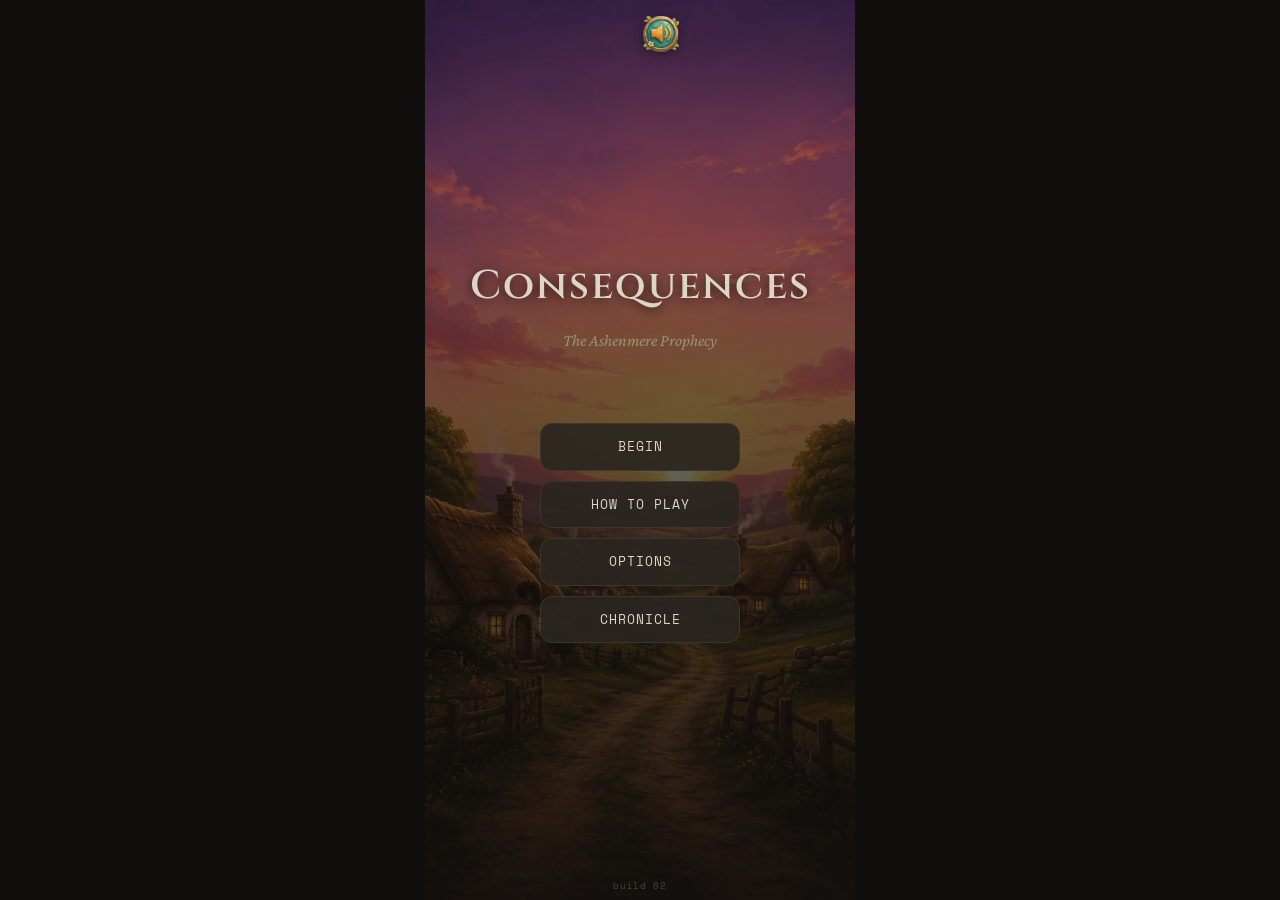
<file: game/index.html>
<!DOCTYPE html>
<html lang="en">
<head>
  <meta charset="utf-8">
  <meta name="viewport" content="width=device-width, initial-scale=1, viewport-fit=cover">
  <meta name="theme-color" content="#110f0d">
  <meta name="description" content="A story-driven fantasy of the Ashenmere Prophecy. Every choice writes the legend.">
  <title>Consequences</title>
  <link rel="manifest" href="manifest.webmanifest">
  <link rel="icon" type="image/png" href="assets/icons/icon-192.png">
  <link rel="apple-touch-icon" href="assets/icons/icon-192.png">
  <link rel="preconnect" href="https://fonts.googleapis.com">
  <link rel="stylesheet" href="https://fonts.googleapis.com/css2?family=Cinzel:wght@400;600;700&family=Crimson+Pro:ital,wght@0,300;0,400;0,600;1,400&family=Space+Mono:wght@400;700&display=swap">
  <link rel="stylesheet" href="css/style.css">
</head>
<body>
  <main id="app" aria-live="polite">
    <div class="loading">Loading the prophecy&hellip;</div>
  </main>
  <script src="js/audio.js"></script>
  <script src="js/music.js"></script>
  <script src="js/storage.js"></script>
  <script src="js/engine.js"></script>
</body>
</html>
</file>
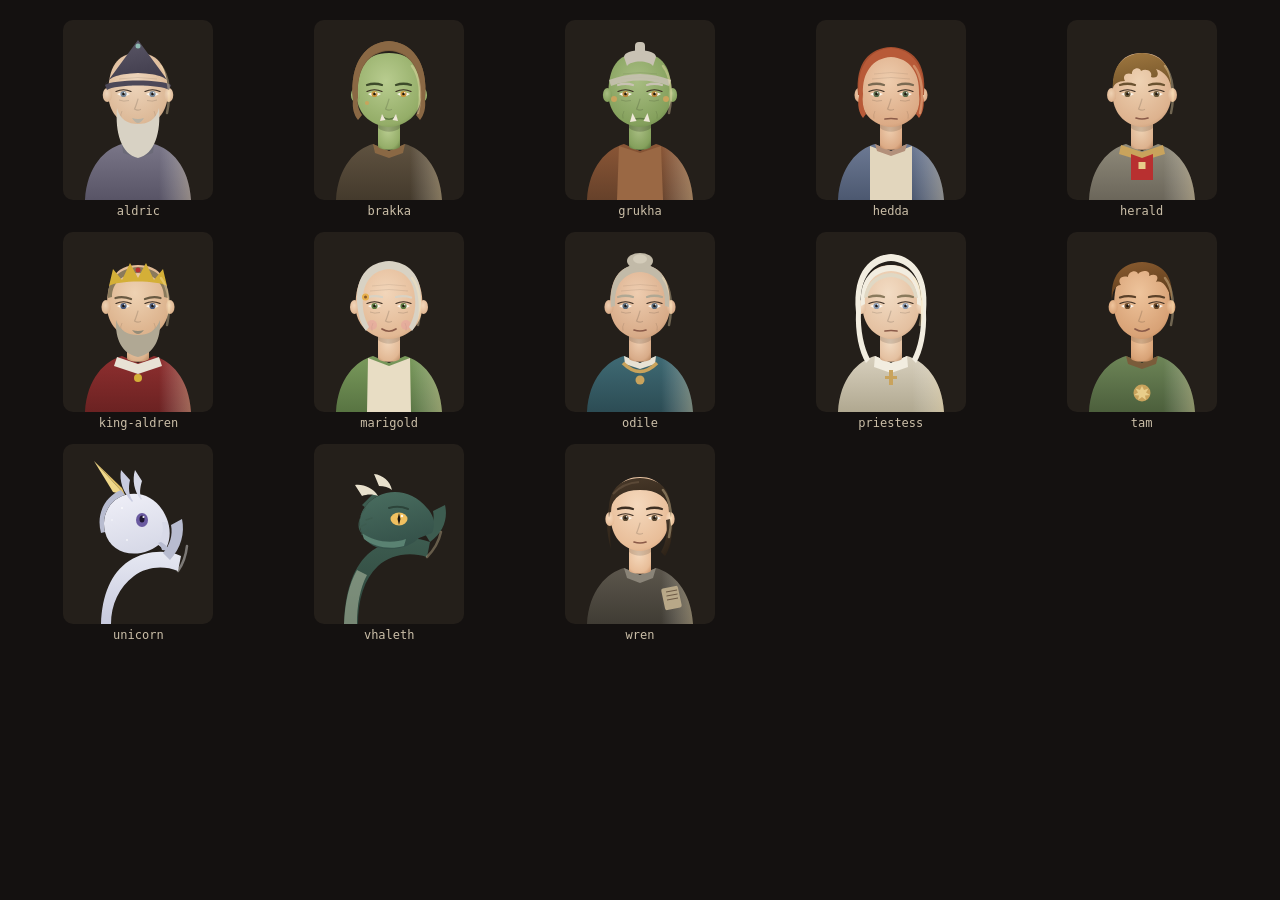
<file: game-design/portraits/sheet.html>
<body style="background:#141110;margin:20px"><div style="display:grid;grid-template-columns:repeat(5,1fr);gap:14px"><div style="text-align:center"><img src="svg/aldric.svg" style="width:150px;height:180px;background:#241f1a;border-radius:10px"><div style="color:#cbbfa8;font:12px monospace;margin-top:4px">aldric</div></div><div style="text-align:center"><img src="svg/brakka.svg" style="width:150px;height:180px;background:#241f1a;border-radius:10px"><div style="color:#cbbfa8;font:12px monospace;margin-top:4px">brakka</div></div><div style="text-align:center"><img src="svg/grukha.svg" style="width:150px;height:180px;background:#241f1a;border-radius:10px"><div style="color:#cbbfa8;font:12px monospace;margin-top:4px">grukha</div></div><div style="text-align:center"><img src="svg/hedda.svg" style="width:150px;height:180px;background:#241f1a;border-radius:10px"><div style="color:#cbbfa8;font:12px monospace;margin-top:4px">hedda</div></div><div style="text-align:center"><img src="svg/herald.svg" style="width:150px;height:180px;background:#241f1a;border-radius:10px"><div style="color:#cbbfa8;font:12px monospace;margin-top:4px">herald</div></div><div style="text-align:center"><img src="svg/king-aldren.svg" style="width:150px;height:180px;background:#241f1a;border-radius:10px"><div style="color:#cbbfa8;font:12px monospace;margin-top:4px">king-aldren</div></div><div style="text-align:center"><img src="svg/marigold.svg" style="width:150px;height:180px;background:#241f1a;border-radius:10px"><div style="color:#cbbfa8;font:12px monospace;margin-top:4px">marigold</div></div><div style="text-align:center"><img src="svg/odile.svg" style="width:150px;height:180px;background:#241f1a;border-radius:10px"><div style="color:#cbbfa8;font:12px monospace;margin-top:4px">odile</div></div><div style="text-align:center"><img src="svg/priestess.svg" style="width:150px;height:180px;background:#241f1a;border-radius:10px"><div style="color:#cbbfa8;font:12px monospace;margin-top:4px">priestess</div></div><div style="text-align:center"><img src="svg/tam.svg" style="width:150px;height:180px;background:#241f1a;border-radius:10px"><div style="color:#cbbfa8;font:12px monospace;margin-top:4px">tam</div></div><div style="text-align:center"><img src="svg/unicorn.svg" style="width:150px;height:180px;background:#241f1a;border-radius:10px"><div style="color:#cbbfa8;font:12px monospace;margin-top:4px">unicorn</div></div><div style="text-align:center"><img src="svg/vhaleth.svg" style="width:150px;height:180px;background:#241f1a;border-radius:10px"><div style="color:#cbbfa8;font:12px monospace;margin-top:4px">vhaleth</div></div><div style="text-align:center"><img src="svg/wren.svg" style="width:150px;height:180px;background:#241f1a;border-radius:10px"><div style="color:#cbbfa8;font:12px monospace;margin-top:4px">wren</div></div></div></body>
</file>
<file: game/css/style.css>
:root {
  --bg: #110f0d;
  --surface: #1e1a17;
  --surface-raised: #2a2520;
  --border: #3a3530;
  --text: #ddd5c6;
  --text-dim: #9a8e7d;
  --text-faint: #7a6f62;
  --gold: #d4b86a;
  --gold-dim: #b8922f;
  --fern: #6aad7e;
  --blood: #d46a6a;
}

* { box-sizing: border-box; }

html, body {
  margin: 0;
  padding: 0;
  height: 100%;
  overflow: hidden;
  background: var(--bg);
  color: var(--text);
  font-family: 'Crimson Pro', Georgia, serif;
  font-size: 17px;
  line-height: 1.65;
}

#app {
  max-width: 430px;
  height: 100dvh;
  overflow: hidden;
  margin: 0 auto;
  display: flex;
  flex-direction: column;
  position: relative;
  background: var(--surface);
}

.loading {
  margin: auto;
  color: var(--text-faint);
  font-style: italic;
}

/* ---- scene backdrop ---- */
.scene-bg {
  position: absolute;
  inset: 0;
  background-size: cover;
  background-position: center;
  z-index: 0;
}
.scene-bg::after {
  content: '';
  position: absolute;
  inset: 0;
  background: linear-gradient(rgba(17,15,13,0.30) 0%, rgba(17,15,13,0.62) 45%, rgba(17,15,13,0.92) 100%);
}
.scene-bg.dim::after {
  background: rgba(17,15,13,0.93);
}

.screen {
  position: relative;
  z-index: 1;
  flex: 1;
  display: flex;
  flex-direction: column;
  min-height: 0;
  padding: 20px;
  padding-top: max(20px, env(safe-area-inset-top));
  padding-bottom: max(24px, calc(env(safe-area-inset-bottom) + 12px));
  animation: fadeUp 0.35s ease both;
}
@keyframes fadeUp {
  from { opacity: 0; transform: translateY(8px); }
  to { opacity: 1; transform: none; }
}

/* ---- header ---- */
.hud {
  display: flex;
  justify-content: space-between;
  align-items: center;
  margin-bottom: 18px;
}
.hud .location {
  font-family: 'Cinzel', serif;
  font-size: 12px;
  letter-spacing: 0.12em;
  text-transform: uppercase;
  color: var(--gold);
}
.hud .chapter {
  font-family: 'Space Mono', monospace;
  font-size: 10px;
  color: var(--text-dim);
}
.heroism {
  display: flex;
  align-items: center;
  gap: 8px;
  margin-bottom: 20px;
}
.heroism .hlabel {
  font-family: 'Space Mono', monospace;
  font-size: 9px;
  letter-spacing: 0.1em;
  text-transform: uppercase;
  color: var(--text-faint);
}
.heroism .track {
  flex: 1;
  height: 5px;
  background: rgba(58,53,48,0.8);
  border-radius: 3px;
  overflow: hidden;
}
.heroism .fill {
  height: 100%;
  background: linear-gradient(90deg, var(--gold-dim), var(--gold));
  border-radius: 3px;
  transition: width 0.6s ease;
}

/* ---- narrative ---- */
.narrative {
  flex: 1;
  min-height: 0;
  overflow-y: auto;
  -webkit-overflow-scrolling: touch;
  font-size: 17px;
  line-height: 1.7;
  text-shadow: 0 1px 3px rgba(0,0,0,0.6);
}
.narrative p { margin: 0 0 1em; }
.prompt {
  color: var(--text-dim);
  font-style: italic;
  text-align: center;
  margin-bottom: 12px;
}

/* narrative beat progress */
.beat-dots {
  display: flex;
  justify-content: center;
  gap: 7px;
  margin: 6px 0 2px;
}
.beat-dot {
  width: 6px;
  height: 6px;
  border-radius: 50%;
  background: rgba(122,111,98,0.45);
}
.beat-dot.on { background: var(--gold); }

/* echo of an earlier choice */
.echo {
  font-style: italic;
  color: var(--text-dim);
  border-left: 2px solid var(--border);
  padding-left: 12px;
  margin: 1em 0;
  font-size: 15px;
}

/* dialogue with illustrated portrait */
.dialogue {
  display: grid;
  grid-template-columns: 1fr 104px;
  gap: 0;
  align-items: end;
  margin: 4px 0 10px;
}
.d-portrait {
  /* natural aspect — the full bust always shows, never cropped */
  width: 128px;
  height: auto;
  margin-left: -24px;
  margin-bottom: -6px;
  filter: drop-shadow(0 6px 14px rgba(0,0,0,0.55));
  z-index: 1;
  /* busts fade out at the bottom instead of ending in a hard slice */
  -webkit-mask-image: linear-gradient(to bottom, #000 78%, transparent 99%);
  mask-image: linear-gradient(to bottom, #000 78%, transparent 99%);
}
.d-panel {
  background: rgba(26,22,18,0.88);
  border: 1px solid var(--border);
  border-left: 3px solid var(--gold-dim);
  border-radius: 12px 4px 12px 12px;
  padding: 12px 14px;
  align-self: start;
}
.d-name {
  font-family: 'Cinzel', serif;
  font-size: 13px;
  letter-spacing: 0.06em;
  color: var(--gold);
  display: block;
  margin-bottom: 5px;
}
.d-text {
  margin: 0;
  font-size: 16px;
  line-height: 1.65;
}

/* companion quote */
.wren {
  background: rgba(30,26,23,0.75);
  border: 1px solid var(--border);
  border-radius: 10px;
  padding: 12px 14px;
  margin: 1em 0 0;
  font-size: 15px;
  display: flex;
  gap: 12px;
  align-items: flex-start;
}
.wren-portrait {
  width: 52px;
  height: 62px;
  object-fit: cover;
  object-position: top;
  border-radius: 8px;
  background: rgba(58,53,48,0.5);
  flex-shrink: 0;
}
.wren .who {
  font-family: 'Space Mono', monospace;
  font-size: 9px;
  letter-spacing: 0.12em;
  text-transform: uppercase;
  color: var(--fern);
  display: block;
  margin-bottom: 4px;
}

/* score flash (debug/design builds only) */
.flash {
  font-family: 'Space Mono', monospace;
  font-size: 11px;
  text-align: center;
  padding: 7px 12px;
  border-radius: 8px;
  margin-bottom: 12px;
}
.flash.corrupt { background: rgba(148,48,48,0.25); color: var(--blood); }
.flash.virtue { background: rgba(45,107,74,0.25); color: var(--fern); }

/* ---- actions ---- */
.actions {
  display: flex;
  flex-direction: column;
  gap: 10px;
  margin-top: 20px;
}
button {
  font-family: 'Crimson Pro', Georgia, serif;
  font-size: 16px;
  line-height: 1.4;
  text-align: left;
  padding: 14px 16px;
  border-radius: 12px;
  border: 1px solid var(--border);
  background: rgba(42,37,32,0.9);
  color: var(--text);
  cursor: pointer;
  transition: transform 0.12s, box-shadow 0.2s;
  -webkit-tap-highlight-color: transparent;
}
button:active { transform: scale(0.98); }
button:focus-visible { outline: 2px solid var(--gold); outline-offset: 2px; }
button.choice-light {
  background: linear-gradient(135deg, rgba(42,35,24,0.95), rgba(30,26,20,0.95));
  border-color: #3a3020;
  color: var(--gold);
}
button.choice-dark {
  background: linear-gradient(135deg, rgba(24,35,30,0.95), rgba(20,30,26,0.95));
  border-color: #203a2a;
  color: var(--fern);
}
button.pulled .lock-note,
button.locked .lock-note {
  display: block;
  font-family: 'Crimson Pro', Georgia, serif;
  font-size: 13px;
  font-style: italic;
  font-weight: 400;
  margin-top: 7px;
  color: var(--text-dim);
}
button.locked {
  opacity: 0.5;
  filter: grayscale(0.5);
  cursor: default;
}
button.locked:active { transform: none; }
button.pulled .lock-note { color: var(--text-faint); }
button.continue {
  text-align: center;
  font-family: 'Space Mono', monospace;
  font-size: 12px;
  letter-spacing: 0.08em;
  text-transform: uppercase;
}

/* re-reading: back through pages, never back through choices */
.actions-row { flex-direction: row; }
.actions-row .grow { flex: 1; }
button.btn-back {
  flex: 0 0 auto;
  width: 54px;
  padding-left: 0;
  padding-right: 0;
  font-size: 15px;
  color: var(--text-dim);
}
button.reread-link {
  display: block;
  width: auto;
  margin: 0 auto 6px;
  padding: 4px 10px;
  background: none;
  border: none;
  box-shadow: none;
  color: var(--text-faint);
  font-style: italic;
  font-size: 14px;
  text-align: center;
}
button.reread-link:active { color: var(--text-dim); }

/* ---- title screen ---- */
.title-screen {
  flex: 1;
  display: flex;
  flex-direction: column;
  align-items: center;
  justify-content: center;
  text-align: center;
  gap: 8px;
}
.title-screen h1 {
  font-family: 'Cinzel', serif;
  font-weight: 600;
  font-size: 40px;
  letter-spacing: 0.05em;
  margin: 0;
  text-shadow: 0 2px 12px rgba(0,0,0,0.7);
}
.title-screen .sub {
  font-style: italic;
  color: var(--text-dim);
  margin-bottom: 40px;
}
.title-screen button { min-width: 200px; text-align: center; }

/* ---- ending ---- */
.ending-title {
  font-family: 'Cinzel', serif;
  font-size: 26px;
  text-align: center;
  margin: 12px 0 18px;
}
.ending-title.dark-lord { color: var(--blood); }
.ending-title.true-hero { color: var(--fern); }
.ending-title.crossroads { color: var(--gold); }
.reflections {
  margin-top: 1.2em;
  padding-top: 1.2em;
  border-top: 1px solid var(--border);
}
.reflections p {
  font-size: 15px;
  font-style: italic;
  color: var(--text-dim);
  margin: 0 0 0.8em;
}

/* ---- hud controls ---- */
.hud-controls { display: flex; gap: 6px; }
.icon-btn {
  font-family: 'Space Mono', monospace;
  font-size: 10px;
  letter-spacing: 0.06em;
  padding: 6px 9px;
  border-radius: 8px;
  background: rgba(30,26,23,0.7);
  color: var(--text-dim);
  border: 1px solid var(--border);
  text-align: center;
}

/* ---- journey map overlay ---- */
.map-overlay {
  position: absolute;
  inset: 0;
  z-index: 5;
  background: rgba(17,15,13,0.98);
  display: flex;
  flex-direction: column;
  padding: 28px 24px;
  padding-top: max(28px, env(safe-area-inset-top));
  animation: fadeUp 0.25s ease both;
}
.map-head {
  font-family: 'Cinzel', serif;
  font-size: 18px;
  color: var(--gold);
  text-align: center;
  margin-bottom: 22px;
}
.map-list {
  list-style: none;
  margin: 0;
  padding: 0 0 0 8px;
  flex: 1;
  position: relative;
}
.map-list::before {
  content: '';
  position: absolute;
  left: 15px;
  top: 10px;
  bottom: 10px;
  width: 2px;
  background: var(--border);
}
.map-list li {
  display: grid;
  grid-template-columns: 16px 1fr;
  grid-template-rows: auto auto;
  column-gap: 14px;
  align-items: center;
  padding: 9px 0;
  position: relative;
}
.map-list .node {
  grid-row: 1 / span 2;
  width: 14px;
  height: 14px;
  border-radius: 50%;
  border: 2px solid var(--border);
  background: var(--bg);
  box-sizing: border-box;
  z-index: 1;
}
.map-list li.done .node { background: var(--gold-dim); border-color: var(--gold-dim); }
.map-list li.current .node { border-color: var(--gold); box-shadow: 0 0 0 4px rgba(212,184,106,0.15); }
.map-title { font-size: 16px; color: var(--text-faint); }
.map-place {
  font-family: 'Space Mono', monospace;
  font-size: 9px;
  letter-spacing: 0.08em;
  text-transform: uppercase;
  color: var(--text-faint);
  grid-column: 2;
}
.map-list li.done .map-title { color: var(--text-dim); }
.map-list li.current .map-title { color: var(--text); font-weight: 600; }
.map-list li.done .map-place, .map-list li.current .map-place { color: var(--gold-dim); }

/* ---- chronicle ---- */
.chronicle-screen { overflow-y: auto; }
.chron-sub {
  text-align: center;
  color: var(--text-dim);
  font-size: 15px;
  margin: -8px 0 22px;
}
.ending-cards {
  display: flex;
  flex-direction: column;
  gap: 10px;
  margin-bottom: 26px;
}
.ending-card {
  border: 1px solid var(--border);
  border-radius: 12px;
  padding: 14px 16px;
  background: rgba(30,26,23,0.75);
}
.ending-card .ec-name {
  font-family: 'Cinzel', serif;
  font-size: 17px;
  color: var(--text-faint);
}
.ending-card .ec-meta {
  font-family: 'Space Mono', monospace;
  font-size: 10px;
  letter-spacing: 0.08em;
  text-transform: uppercase;
  color: var(--text-faint);
  margin-top: 3px;
}
.ending-card.found .ec-meta { color: var(--text-dim); }
.ending-card.found.dark-lord { border-left: 3px solid var(--blood); }
.ending-card.found.dark-lord .ec-name { color: var(--blood); }
.ending-card.found.true-hero { border-left: 3px solid var(--fern); }
.ending-card.found.true-hero .ec-name { color: var(--fern); }
.ending-card.found.crossroads { border-left: 3px solid var(--gold); }
.ending-card.found.crossroads .ec-name { color: var(--gold); }

.save-transfer {
  border-top: 1px solid var(--border);
  padding-top: 20px;
  margin-bottom: 20px;
}
.st-head {
  font-family: 'Cinzel', serif;
  font-size: 15px;
  color: var(--text);
  margin-bottom: 6px;
}
.st-note { font-size: 14px; color: var(--text-dim); margin: 0 0 12px; }
.st-row { display: flex; gap: 10px; margin-bottom: 10px; }
.st-row .continue { flex: 1; }
.st-box {
  width: 100%;
  box-sizing: border-box;
  background: rgba(17,15,13,0.8);
  border: 1px solid var(--border);
  border-radius: 10px;
  color: var(--text-dim);
  font-family: 'Space Mono', monospace;
  font-size: 11px;
  padding: 10px 12px;
  resize: none;
  margin-bottom: 10px;
}
.st-box:focus-visible { outline: 2px solid var(--gold); outline-offset: 1px; }
.st-feedback {
  font-size: 14px;
  font-style: italic;
  color: var(--fern);
  margin: 4px 0 0;
}
button.danger { color: var(--blood); border-color: rgba(212,106,106,0.4); }
.chron-mark {
  font-family: 'Space Mono', monospace;
  font-size: 11px;
  color: var(--text-faint);
  margin-top: 1.4em;
}

/* ---- the Seer's book ---- */
.book-screen { justify-content: center; }
.book-page {
  position: relative;
  background: #e8dfd2;
  color: #2a2018;
  border-radius: 12px;
  padding: 28px 24px 18px;
  min-height: 480px;
  display: flex;
  flex-direction: column;
  box-shadow: 0 16px 48px rgba(0,0,0,0.6), inset 0 0 0 1px #d0c4ae, inset 0 0 60px rgba(150,120,70,0.12);
}
.book-cover { text-align: center; margin: auto 0; }
.book-title {
  font-family: 'Cinzel', serif;
  font-size: 30px;
  font-weight: 700;
  line-height: 1.25;
  color: #2a2018;
  margin-bottom: 10px;
}
.book-byline {
  font-family: 'Space Mono', monospace;
  font-size: 10px;
  letter-spacing: 0.14em;
  text-transform: uppercase;
  color: #8c7e6a;
  margin-bottom: 26px;
}
.book-body {
  font-size: 16px;
  line-height: 1.7;
  color: #3a3024;
  margin: 0 0 1em;
}
.book-chapter-head { margin-bottom: 16px; }
.book-chapter-label {
  font-family: 'Space Mono', monospace;
  font-size: 10px;
  letter-spacing: 0.12em;
  text-transform: uppercase;
  color: #8c7e6a;
}
.book-chapter-title {
  font-family: 'Cinzel', serif;
  font-size: 21px;
  font-weight: 600;
  color: #2a2018;
}
.book-chapter-place {
  font-style: italic;
  font-size: 14px;
  color: #6e5f4c;
}
.seer-truth {
  font-style: italic;
  font-size: 15.5px;
  line-height: 1.7;
  color: #4a3a28;
  border-left: 3px solid #b8922f;
  padding: 4px 0 4px 14px;
  margin: 18px 0;
}
.seer-truth .seer-label {
  display: block;
  font-family: 'Space Mono', monospace;
  font-style: normal;
  font-size: 9px;
  letter-spacing: 0.14em;
  text-transform: uppercase;
  color: #b8922f;
  margin-bottom: 5px;
}
.ledger {
  display: inline-block;
  font-family: 'Space Mono', monospace;
  font-size: 11px;
  letter-spacing: 0.05em;
  padding: 6px 12px;
  border-radius: 6px;
}
.ledger.corrupt { background: rgba(148,48,48,0.12); color: #943030; }
.ledger.virtue { background: rgba(45,107,74,0.12); color: #2d6b4a; }
.book-tally {
  display: flex;
  flex-wrap: wrap;
  gap: 8px 18px;
  font-family: 'Space Mono', monospace;
  font-size: 11.5px;
  color: #6e5f4c;
  margin-bottom: 18px;
}
.book-tally .corrupt { color: #943030; }
.book-tally .virtue { color: #2d6b4a; }
.book-footer {
  margin-top: auto;
  padding-top: 18px;
  display: flex;
  align-items: center;
  justify-content: space-between;
  border-top: 1px solid #d0c4ae;
}
.book-pageno {
  font-family: 'Space Mono', monospace;
  font-size: 10px;
  color: #8c7e6a;
}
.book-nav {
  font-family: 'Space Mono', monospace;
  font-size: 13px;
  padding: 8px 18px;
  border-radius: 8px;
  background: #ded5c6;
  color: #3a3024;
  border: 1px solid #c7b99e;
  text-align: center;
}
.book-nav:disabled { opacity: 0.35; cursor: default; }
.book-close-x {
  position: absolute;
  top: 8px;
  right: 8px;
  width: 34px;
  padding: 4px 0;
  font-size: 18px;
  line-height: 1;
  border-radius: 8px;
  background: transparent;
  border: none;
  color: #8c7e6a;
  text-align: center;
}

/* ---- how to play ---- */
.ht-item { margin-bottom: 18px; }
.ht-head {
  font-family: 'Space Mono', monospace;
  font-size: 10px;
  letter-spacing: 0.12em;
  text-transform: uppercase;
  color: var(--gold);
  margin-bottom: 4px;
}
.ht-text {
  font-size: 15.5px;
  line-height: 1.65;
  color: var(--text-dim);
  margin: 0;
}
.ht-warning {
  font-style: italic;
  font-size: 15px;
  color: var(--gold);
  border-top: 1px solid var(--border);
  padding-top: 16px;
  margin: 6px 0 0;
}

/* ---- Wren's journal ---- */
.journal-page {
  position: relative;
  background: linear-gradient(160deg, #2b2118, #241c14);
  color: #ddd5c6;
  border-radius: 12px;
  padding: 28px 24px 14px;
  min-height: 480px;
  max-height: 78dvh;
  overflow-y: auto;
  display: flex;
  flex-direction: column;
  box-shadow: 0 16px 48px rgba(0,0,0,0.6), inset 0 0 0 1px #3f3226, inset 0 0 70px rgba(0,0,0,0.35);
}
.journal-head {
  font-family: 'Cinzel', serif;
  font-size: 21px;
  color: #c9a95c;
  margin-bottom: 4px;
}
.journal-flyleaf {
  font-family: 'Space Mono', monospace;
  font-size: 9.5px;
  letter-spacing: 0.06em;
  color: #8a7a62;
  border-bottom: 1px solid rgba(221,213,198,0.15);
  padding-bottom: 14px;
  margin-bottom: 18px;
}
.journal-entry { margin-bottom: 18px; }
.journal-entry .je-head {
  font-family: 'Space Mono', monospace;
  font-size: 9.5px;
  letter-spacing: 0.1em;
  text-transform: uppercase;
  color: #8a7a62;
  margin-bottom: 4px;
}
.journal-entry .je-text {
  font-style: italic;
  font-size: 15.5px;
  line-height: 1.7;
  color: #d6ccb8;
  margin: 0;
}
.journal-entry.closing {
  border-top: 1px solid rgba(221,213,198,0.15);
  padding-top: 16px;
}
.journal-entry.closing .je-head { color: #c9a95c; }
.je-empty {
  font-style: italic;
  color: #8a7a62;
  margin: auto 0;
  text-align: center;
}
.journal-nav {
  background: rgba(221,213,198,0.08);
  color: #d6ccb8;
  border-color: rgba(221,213,198,0.25);
}
.journal-page .book-close-x { color: #8a7a62; }

/* ---- past journeys ---- */
.past-journeys {
  border-top: 1px solid var(--border);
  padding-top: 20px;
  margin-bottom: 26px;
}
.journey-row {
  display: flex;
  align-items: center;
  justify-content: space-between;
  padding: 9px 0;
  border-bottom: 1px solid rgba(58,53,48,0.5);
}
.journey-row:last-child { border-bottom: none; }
.jr-ending { font-family: 'Cinzel', serif; font-size: 14px; color: var(--text-dim); }
.jr-ending.dark-lord { color: var(--blood); }
.jr-ending.true-hero { color: var(--fern); }
.jr-ending.crossroads { color: var(--gold); }
.jr-date {
  font-family: 'Space Mono', monospace;
  font-size: 9px;
  letter-spacing: 0.08em;
  text-transform: uppercase;
  color: var(--text-faint);
}

@media (prefers-reduced-motion: reduce) {
  * { transition: none !important; animation: none !important; }
}

/* ---- journey map: travel screen + upgraded MAP overlay ---- */
.hidden { display: none !important; }

.travel-screen {
  position: relative;
  z-index: 1;
  flex: 1;
  display: flex;
  align-items: center;
  justify-content: center;
  padding: 10px;
  padding-top: max(10px, env(safe-area-inset-top));
  padding-bottom: max(10px, env(safe-area-inset-bottom));
  animation: fadeUp 0.45s ease both;
  background: var(--bg);
}
.travel-frame {
  /* a camera viewport: the world inside is TRAVEL_ZOOM times wider and
   * pans to follow the traveler */
  position: relative;
  width: 100%;
  height: calc(100dvh - 20px);
  margin: 0 auto;
  overflow: hidden;
  border-radius: 10px;
  background: #c7b291;
}
.travel-world {
  position: absolute;
  left: 0;
  top: 0;
  will-change: transform;
}
.travel-map {
  position: absolute;
  inset: 0;
  width: 100%;
  height: 100%;
  display: block;
}
.traveler {
  position: absolute;
  left: 0;
  top: 0;
  will-change: transform;
  pointer-events: none;
}
.traveler-sprite {
  width: 39.0625px;
  height: 60px;
  background-repeat: no-repeat;
  background-size: 312.5px 60px;
  background-position: 0 0;
  filter: drop-shadow(0 2px 4px rgba(0,0,0,0.4));
}
.travel-card {
  position: absolute;
  top: 10px;
  left: 10px;
  max-width: 62%;
  background: rgba(30,26,23,0.88);
  border: 1px solid var(--border);
  border-left: 3px solid var(--gold-dim);
  border-radius: 10px;
  padding: 10px 14px;
  animation: fadeUp 0.6s ease both;
}
.travel-chapter {
  font-family: 'Space Mono', monospace;
  font-size: 10px;
  letter-spacing: 0.1em;
  text-transform: uppercase;
  color: var(--text-dim);
}
.travel-title {
  font-family: 'Cinzel', serif;
  font-size: 17px;
  color: var(--gold);
  margin: 2px 0;
}
.travel-place {
  font-style: italic;
  font-size: 13px;
  color: var(--text-dim);
}
.travel-hint {
  position: absolute;
  left: 0;
  right: 0;
  bottom: 10px;
  text-align: center;
  font-style: italic;
  font-size: 13px;
  color: rgba(74,60,40,0.85);
  pointer-events: none;
}
.travel-actions {
  position: absolute;
  left: 18px;
  right: 18px;
  bottom: 14px;
}
.travel-actions .continue {
  width: 100%;
  background: rgba(30,26,23,0.92);
}

/* MAP overlay dots over the painted map */
.map-mini {
  width: min(100%, calc(58dvh * 720 / 1290));
  height: auto;
  aspect-ratio: 720 / 1290;
  margin: 6px auto 4px;
}
.map-dot {
  position: absolute;
  width: 12px;
  height: 12px;
  border-radius: 50%;
  transform: translate(-50%, -50%);
  border: 2px solid rgba(58,48,32,0.9);
  background: rgba(240,228,200,0.65);
}
.map-dot.done { background: var(--gold-dim); border-color: rgba(58,48,32,0.9); }
.map-dot.current {
  background: var(--gold);
  box-shadow: 0 0 0 5px rgba(212,184,106,0.28);
  animation: dotpulse 1.6s ease-in-out infinite;
}
.map-dot.future { opacity: 0.45; }
@keyframes dotpulse {
  0%, 100% { box-shadow: 0 0 0 4px rgba(212,184,106,0.22); }
  50% { box-shadow: 0 0 0 8px rgba(212,184,106,0.10); }
}
.map-dot-label {
  position: absolute;
  left: 50%;
  bottom: 14px;
  transform: translateX(-50%);
  white-space: nowrap;
  font-family: 'Space Mono', monospace;
  font-size: 8px;
  letter-spacing: 0.04em;
  color: #2e2617;
  background: rgba(240,228,200,0.82);
  border-radius: 4px;
  padding: 1px 5px;
}

/* ---- opening crawl ---- */
.crawl-screen {
  position: relative;
  z-index: 1;
  flex: 1;
  overflow: hidden;
  /* built-in night sky: deep indigo with the green Ashenmere light
   * crossing it; replaced by assets/scenes/opening-sky.webp when present */
  background:
    linear-gradient(115deg, transparent 40%, rgba(110,190,140,0.12) 47%, rgba(150,230,170,0.22) 50%, rgba(110,190,140,0.12) 53%, transparent 60%),
    radial-gradient(1px 1px at 12% 18%, rgba(255,255,255,0.9), transparent 60%),
    radial-gradient(1px 1px at 78% 9%, rgba(255,255,255,0.7), transparent 60%),
    radial-gradient(1.5px 1.5px at 33% 41%, rgba(255,255,255,0.8), transparent 60%),
    radial-gradient(1px 1px at 61% 30%, rgba(255,255,255,0.6), transparent 60%),
    radial-gradient(1px 1px at 88% 52%, rgba(255,255,255,0.75), transparent 60%),
    radial-gradient(1.5px 1.5px at 22% 66%, rgba(255,255,255,0.6), transparent 60%),
    radial-gradient(1px 1px at 47% 12%, rgba(255,255,255,0.85), transparent 60%),
    radial-gradient(1px 1px at 70% 74%, rgba(255,255,255,0.5), transparent 60%),
    radial-gradient(1px 1px at 8% 85%, rgba(255,255,255,0.55), transparent 60%),
    radial-gradient(1.5px 1.5px at 93% 33%, rgba(255,255,255,0.7), transparent 60%),
    radial-gradient(1px 1px at 40% 88%, rgba(255,255,255,0.45), transparent 60%),
    radial-gradient(1px 1px at 55% 55%, rgba(255,255,255,0.65), transparent 60%),
    linear-gradient(180deg, #07090f 0%, #0c1120 55%, #131c2e 100%);
}
.crawl-bg {
  position: absolute;
  inset: 0;
  width: 100%;
  height: 100%;
  object-fit: cover;
}
.crawl-vp {
  position: absolute;
  inset: 0;
  perspective: 760px;
  overflow: hidden;
  -webkit-mask-image: linear-gradient(to bottom, transparent 0, #000 8%);
  mask-image: linear-gradient(to bottom, transparent 0, #000 8%);
}
.crawl-plane {
  position: absolute;
  left: 4%;
  right: 4%;
  top: 0;
  bottom: 0;
  transform-origin: 50% 100%;
  transform: rotateX(19deg);
}
.crawl-inner {
  position: absolute;
  left: 0;
  right: 0;
  top: 100%;
  animation: crawlUp 66s linear forwards;
  text-align: center;
  color: var(--gold);
  text-shadow: 0 1px 6px rgba(0,0,0,0.7);
}
@keyframes crawlUp {
  from { transform: translateY(0); }
  to { transform: translateY(-215%); }
}
.crawl-title {
  font-family: 'Cinzel', serif;
  /* must fit one line on narrow phones and inside the 430px app column */
  font-size: clamp(13px, 4.6vw, 20px);
  font-weight: 700;
  letter-spacing: 0.05em;
  margin-bottom: 6px;
}
.crawl-sub {
  font-family: 'Cinzel', serif;
  font-size: clamp(9px, 2.5vw, 11px);
  letter-spacing: 0.12em;
  text-transform: uppercase;
  color: var(--gold-dim);
  margin-bottom: 34px;
}
.crawl-inner p {
  font-family: 'Crimson Pro', Georgia, serif;
  font-size: 26px;
  font-weight: 600;
  line-height: 1.5;
  margin: 0 0 32px;
}
.crawl-hint { color: rgba(221,213,198,0.55); }

/* corner sound toggle on the title screen and opening crawl */
.sound-corner {
  position: absolute;
  top: max(14px, env(safe-area-inset-top));
  right: 14px;
  z-index: 3;
}

/* painted sound-toggle badges + crawl start/stop */
.icon-btn.snd {
  background: none;
  border: none;
  padding: 2px;
}
.snd-ico {
  width: 36px;
  height: 36px;
  display: block;
  filter: drop-shadow(0 2px 4px rgba(0,0,0,0.4));
}
.crawl-inner.wait { animation-play-state: paused; }


/* the frame is fixed; roomy screens scroll their own content */
.chronicle-screen,
.book-screen {
  overflow-y: auto;
  -webkit-overflow-scrolling: touch;
}

/* story pages close the gap: dots and Continue follow the text, and the
 * leftover artwork breathes below them instead of between */
.screen.compact .narrative {
  flex: 0 1 auto;
}
.screen.compact .actions {
  margin-top: 14px;
}

/* ---- accessibility: bigger base type + user text scaling ---- */
:root { --tx: 1; }
body.txt-lg { --tx: 1.13; }
body.txt-xl { --tx: 1.28; }

.narrative { font-size: calc(18px * var(--tx)); }
.d-text { font-size: calc(17px * var(--tx)); }
.wren { font-size: calc(16px * var(--tx)); }
.echo { font-size: calc(16px * var(--tx)); }
button { font-size: calc(17px * var(--tx)); }
button.continue { font-size: calc(12.5px * var(--tx)); }
.prompt { font-size: calc(17px * var(--tx)); }
button.pulled .lock-note,
button.locked .lock-note { font-size: calc(13.5px * var(--tx)); }
.book-body { font-size: calc(17px * var(--tx)); }
.journal-entry .je-text { font-size: calc(16.5px * var(--tx)); }
.ht-text { font-size: calc(16.5px * var(--tx)); }
.crawl-inner p { font-size: calc(26px * var(--tx)); }

/* options overlay */
.opt-row {
  display: flex;
  align-items: center;
  justify-content: space-between;
  gap: 12px;
  margin: 14px 0;
}
.opt-row > span {
  font-family: 'Cinzel', serif;
  font-size: 14px;
  letter-spacing: 0.06em;
  color: var(--text-dim);
}
.opt-row .continue {
  flex: 0 0 auto;
  min-width: 132px;
  margin: 0;
}
.opt-journal { width: 100%; margin-top: 6px; }

/* segmented text-size picker */
.opt-label {
  font-family: 'Cinzel', serif;
  font-size: 14px;
  letter-spacing: 0.06em;
  color: var(--text-dim);
  margin: 6px 0 8px;
}
.opt-seg {
  display: flex;
  gap: 8px;
  margin-bottom: 16px;
}
.opt-seg .continue {
  flex: 1;
  margin: 0;
  padding-left: 4px;
  padding-right: 4px;
  opacity: 0.75;
}
.opt-seg .continue.on {
  opacity: 1;
  border-color: var(--gold);
  color: var(--gold);
  background: rgba(212,184,106,0.12);
}

/* crawl: loading beat + explicit skip */
.crawl-loading {
  position: absolute;
  left: 0;
  right: 0;
  top: 46%;
  text-align: center;
  font-style: italic;
  font-size: 15px;
  color: rgba(212,184,106,0.75);
  animation: loadpulse 1.6s ease-in-out infinite;
  pointer-events: none;
}
@keyframes loadpulse {
  0%, 100% { opacity: 0.35; }
  50% { opacity: 0.9; }
}
button.crawl-skip {
  position: absolute;
  right: 14px;
  bottom: max(14px, env(safe-area-inset-bottom));
  z-index: 3;
  width: auto;
  padding: 9px 22px;
  background: rgba(30,26,23,0.82);
  opacity: 0.9;
}

/* build tag: tiny, for telling which build a device is running */
.build-tag {
  position: absolute;
  left: 0;
  right: 0;
  bottom: max(6px, env(safe-area-inset-bottom));
  text-align: center;
  font-family: 'Space Mono', monospace;
  font-size: 9px;
  letter-spacing: 0.08em;
  color: rgba(122,111,98,0.55);
  pointer-events: none;
}
</file>
